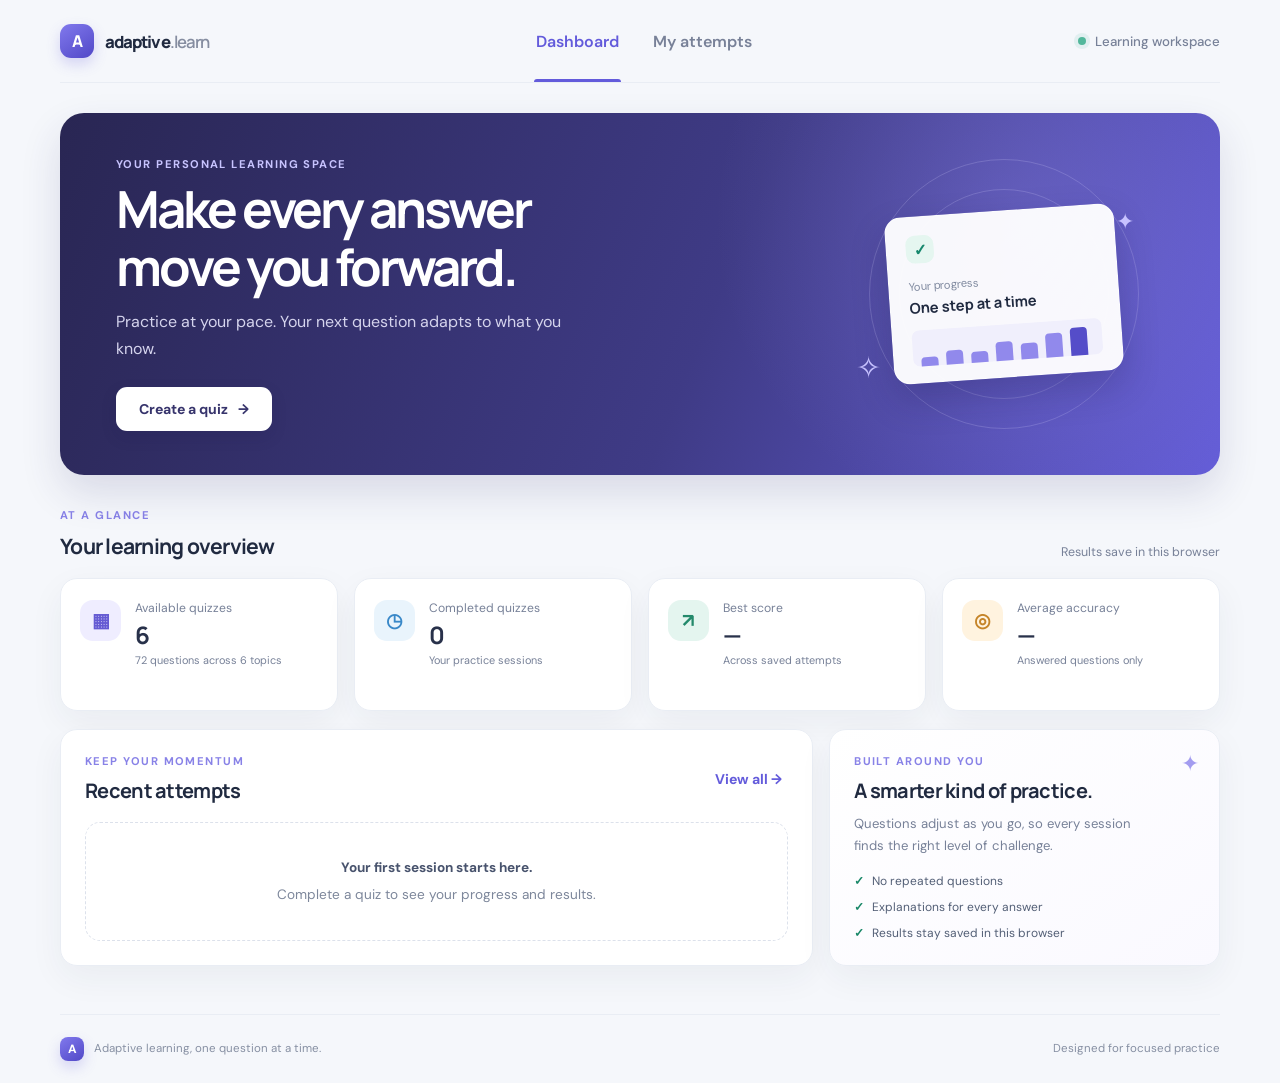
<file: adaptive-quiz/index.html>
<!doctype html>
<html lang="en">
  <head>
    <meta charset="UTF-8" />
    <meta name="viewport" content="width=device-width, initial-scale=1.0" />
    <meta
      name="description"
      content="Adaptive Quiz & Scoring Experience: personalized adaptive practice, detailed results, and answer review."
    />
    <meta name="theme-color" content="#f5f7fb" />
    <title>Adaptive Quiz &amp; Scoring Experience</title>
    <link rel="preconnect" href="https://fonts.googleapis.com" />
    <link rel="preconnect" href="https://fonts.gstatic.com" crossorigin />
    <link
      href="https://fonts.googleapis.com/css2?family=DM+Sans:wght@400;500;600;700&family=Manrope:wght@500;600;700;800&display=swap"
      rel="stylesheet"
    />
    <link rel="stylesheet" href="css/styles.css" />
  </head>
  <body>
    <div class="app-shell">
      <header class="topbar">
        <a class="brand" href="#" id="brand-home" aria-label="Adaptive Quiz dashboard">
          <span class="brand-mark" aria-hidden="true">A</span>
          <span>adaptive<span class="brand-light">.learn</span></span>
        </a>
        <nav class="main-nav" aria-label="Main navigation">
          <button class="nav-link is-current" id="nav-dashboard" type="button">Dashboard</button>
          <button class="nav-link" id="nav-history" type="button">My attempts</button>
        </nav>
        <div class="topbar-tag"><span class="status-dot"></span> Learning workspace</div>
      </header>

      <main>
        <section id="screen-dashboard" class="screen" aria-labelledby="dashboard-title">
          <div class="welcome-banner">
            <div class="welcome-copy">
              <p class="eyebrow eyebrow-light">YOUR PERSONAL LEARNING SPACE</p>
              <h1 id="dashboard-title">Make every answer<br />move you forward.</h1>
              <p>Practice at your pace. Your next question adapts to what you know.</p>
              <button id="new-quiz" class="btn btn-white" type="button">
                Create a quiz <span aria-hidden="true">→</span>
              </button>
            </div>
            <div class="welcome-art" aria-hidden="true">
              <div class="orbit orbit-one"></div>
              <div class="orbit orbit-two"></div>
              <div class="art-card">
                <span class="art-check">✓</span>
                <span class="art-card-label">Your progress</span>
                <strong>One step at a time</strong>
                <span class="art-bars"><i></i><i></i><i></i><i></i><i></i><i></i><i></i></span>
              </div>
              <span class="art-sparkle sparkle-one">✦</span>
              <span class="art-sparkle sparkle-two">✧</span>
            </div>
          </div>

          <section class="analytics-section" aria-labelledby="analytics-title">
            <div class="section-heading">
              <div>
                <p class="eyebrow">AT A GLANCE</p>
                <h2 id="analytics-title">Your learning overview</h2>
              </div>
              <span id="analytics-updated" class="muted small-copy">Saved in this browser</span>
            </div>
            <div class="metrics-grid">
              <article class="metric-card">
                <span class="metric-icon icon-violet" aria-hidden="true">▦</span>
                <div><p class="metric-label">Available quizzes</p><strong id="metric-topics">0</strong><span id="metric-topic-note" class="metric-foot">Across your learning topics</span></div>
              </article>
              <article class="metric-card">
                <span class="metric-icon icon-blue" aria-hidden="true">◷</span>
                <div><p class="metric-label">Completed quizzes</p><strong id="metric-completed">0</strong><span class="metric-foot">Your practice sessions</span></div>
              </article>
              <article class="metric-card">
                <span class="metric-icon icon-green" aria-hidden="true">↗</span>
                <div><p class="metric-label">Best score</p><strong id="metric-best">—</strong><span class="metric-foot">Across saved attempts</span></div>
              </article>
              <article class="metric-card">
                <span class="metric-icon icon-amber" aria-hidden="true">◎</span>
                <div><p class="metric-label">Average accuracy</p><strong id="metric-accuracy">—</strong><span class="metric-foot">Answered questions only</span></div>
              </article>
            </div>
          </section>

          <section class="dashboard-lower">
            <article class="content-card recent-card">
              <div class="section-heading compact-heading">
                <div><p class="eyebrow">KEEP YOUR MOMENTUM</p><h2>Recent attempts</h2></div>
                <button id="dashboard-history" class="text-button" type="button">View all <span aria-hidden="true">→</span></button>
              </div>
              <div id="recent-attempts" class="recent-list"></div>
            </article>
            <aside class="content-card focus-card">
              <span class="focus-icon" aria-hidden="true">✦</span>
              <p class="eyebrow">BUILT AROUND YOU</p>
              <h2>A smarter kind of practice.</h2>
              <p>Questions adjust as you go, so every session finds the right level of challenge.</p>
              <ul class="focus-list">
                <li><span>✓</span> No repeated questions</li>
                <li><span>✓</span> Explanations for every answer</li>
                <li><span>✓</span> Results stay saved in this browser</li>
              </ul>
            </aside>
          </section>
        </section>

        <section id="screen-setup" class="screen" hidden aria-labelledby="setup-title">
          <button id="setup-back" class="back-link" type="button"><span aria-hidden="true">←</span> Dashboard</button>
          <div class="setup-layout">
            <div class="setup-intro">
              <p class="eyebrow">A SESSION THAT FITS YOU</p>
              <h1 id="setup-title">Set your learning<br />intentions.</h1>
              <p>Choose a focus and we’ll tailor the questions to your pace and confidence.</p>
              <div class="setup-note"><span aria-hidden="true">✦</span><p>Your difficulty will adapt as you answer, while your starting level guides the first question.</p></div>
            </div>
            <form id="setup-form" class="content-card setup-form">
              <div class="form-heading"><span class="step-number">01</span><div><p class="eyebrow">QUIZ DETAILS</p><h2>Make it yours</h2></div></div>
              <label for="learner-name">Student name</label>
              <input id="learner-name" name="learnerName" type="text" maxlength="40" autocomplete="name" placeholder="e.g. Alex Morgan" required />
              <label for="subject-input">Subject</label>
              <input id="subject-input" name="subject" type="text" maxlength="60" placeholder="e.g. Computer Science" required />
              <div class="form-grid">
                <div><label for="topic-select">Topic</label><select id="topic-select" name="topic" required></select></div>
                <div><label for="difficulty-select">Starting difficulty</label><select id="difficulty-select" name="difficulty" required>
                  <option value="Easy">Easy</option><option value="Medium" selected>Medium</option><option value="Hard">Hard</option>
                </select></div>
              </div>
              <div class="form-grid">
                <div><label for="length-select">Number of questions</label><input id="length-select" name="questionCount" type="number" min="1" max="72" value="10" required /><p id="question-availability" class="field-hint" aria-live="polite"></p></div>
                <div><label for="duration-select">Time limit (minutes)</label><input id="duration-select" name="durationMinutes" type="number" min="1" max="180" value="15" required /></div>
              </div>
              <p id="setup-error" class="form-error" role="alert" hidden></p>
              <button id="start-quiz" class="btn btn-primary btn-wide" type="submit">Start my quiz <span aria-hidden="true">→</span></button>
              <p class="form-footnote"><span aria-hidden="true">◷</span> Your timer starts as soon as your first question appears.</p>
            </form>
          </div>
        </section>

        <section id="screen-quiz" class="screen" hidden aria-labelledby="question-text">
          <div class="quiz-topline">
            <button id="quit-quiz" class="back-link" type="button"><span aria-hidden="true">×</span> Exit quiz</button>
            <div class="quiz-session"><span class="status-dot"></span><span id="quiz-session-label">Practice session</span></div>
            <div id="timer" class="timer" role="timer" aria-live="off"><span aria-hidden="true">◷</span><span id="timer-value">15:00</span></div>
          </div>
          <div class="quiz-progress-row">
            <span id="progress-label">Question 1 of 10</span>
            <span id="completion-label">0 answered</span>
          </div>
          <div class="progress-track" role="progressbar" aria-label="Quiz completion" aria-valuemin="0" aria-valuemax="100" aria-valuenow="0">
            <div id="progress-fill" class="progress-fill"></div>
          </div>
          <div class="quiz-layout">
            <article class="content-card question-card">
              <div class="question-meta">
                <span id="topic-badge" class="badge badge-topic">Topic</span>
                <span id="question-index" class="question-index">01 / 10</span>
              </div>
              <h1 id="question-text" tabindex="-1">Question</h1>
              <p class="question-hint">Select an answer. You can change it before submitting the quiz.</p>
              <div id="options" class="options" role="group" aria-label="Answer options"></div>
              <div class="question-actions">
                <button id="previous-question" class="btn btn-secondary" type="button"><span aria-hidden="true">←</span> Previous</button>
                <div class="action-right">
                  <button id="next-question" class="btn btn-primary" type="button">Next question <span aria-hidden="true">→</span></button>
                  <button id="finish-quiz" class="btn btn-finish" type="button">Submit quiz</button>
                </div>
              </div>
            </article>
            <aside class="quiz-sidebar">
              <article class="content-card palette-card">
                <div class="sidebar-heading"><div><p class="eyebrow">YOUR QUIZ</p><h2>Question map</h2></div><span id="palette-count" class="count-pill">0 / 10</span></div>
                <div id="question-palette" class="question-palette" aria-label="Question navigation"></div>
                <div class="palette-legend"><span><i class="legend-current"></i>Current</span><span><i class="legend-done"></i>Answered</span><span><i class="legend-open"></i>Open</span></div>
              </article>
            </aside>
          </div>
        </section>

        <section id="screen-results" class="screen" hidden aria-labelledby="results-title">
          <div class="results-banner">
            <div><p class="eyebrow eyebrow-light">SESSION COMPLETE</p><h1 id="results-title">A moment to celebrate.</h1><p id="results-greeting">Here’s how your practice went.</p></div>
            <div class="result-score"><span>YOUR SCORE</span><strong id="result-score">0 <small>/ 0</small></strong><span id="result-percentage" class="score-percent">0% of available marks</span><span id="result-category" class="performance-pill">In progress</span><span id="result-status" class="attempt-status"></span></div>
          </div>
          <div id="result-summary" class="metrics-grid result-metrics"></div>
          <article class="content-card result-ability-card">
            <div><p class="eyebrow">ADAPTIVE PROGRESS</p><h2>Ability estimate through the quiz</h2><p class="muted small-copy">Your estimated ability updates as you answer each question.</p></div>
            <canvas id="result-ability-chart" aria-label="Ability estimate through this quiz"></canvas>
          </article>
          <div class="results-layout">
            <article class="content-card analysis-card">
              <div class="section-heading compact-heading"><div><p class="eyebrow">PERFORMANCE BREAKDOWN</p><h2>What you practiced</h2></div></div>
              <div class="analysis-columns"><section><h3>By topic</h3><div id="topic-stats" class="analysis-list"></div></section><section><h3>By difficulty</h3><div id="difficulty-stats" class="analysis-list"></div></section></div>
            </article>
            <aside class="content-card suggestions-card"><p class="eyebrow">YOUR NEXT BEST STEP</p><h2>Keep building</h2><div id="strengths-list"></div><div id="weaknesses-list"></div><div id="suggestions-list"></div></aside>
          </div>
          <div class="results-actions">
            <button id="review-answers" class="btn btn-primary" type="button">Review answers <span aria-hidden="true">→</span></button>
            <button id="retry-quiz" class="btn btn-secondary" type="button">Retry this quiz</button>
            <button id="new-quiz-from-results" class="btn btn-secondary" type="button">New quiz</button>
            <button id="results-to-dashboard" class="btn btn-text" type="button">Return to dashboard</button>
          </div>
        </section>

        <section id="screen-review" class="screen" hidden aria-labelledby="review-title">
          <button id="review-back" class="back-link" type="button"><span aria-hidden="true">←</span> Back to results</button>
          <div class="section-heading review-heading"><div><p class="eyebrow">LEARN FROM EVERY QUESTION</p><h1 id="review-title">Answer review</h1><p id="review-subtitle" class="muted">See what you answered and why.</p></div><span id="review-total" class="count-pill">0 questions</span></div>
          <div id="review-list" class="review-list"></div>
          <div class="results-actions review-actions">
            <button id="review-retry" class="btn btn-primary" type="button">Retry this quiz</button>
            <button id="review-new-quiz" class="btn btn-secondary" type="button">New quiz</button>
            <button id="review-dashboard" class="btn btn-text" type="button">Return to dashboard</button>
          </div>
        </section>

        <section id="screen-history" class="screen" hidden aria-labelledby="history-title">
          <div class="section-heading history-heading"><div><p class="eyebrow">YOUR LEARNING JOURNEY</p><h1 id="history-title">My attempts</h1><p class="muted">Your completed quizzes and performance analytics, saved in this browser.</p></div><button id="clear-history" class="btn btn-secondary" type="button">Clear history</button></div>
          <section class="history-analytics" aria-labelledby="history-analytics-title">
            <div class="section-heading compact-heading"><div><p class="eyebrow">YOUR PROGRESS</p><h2 id="history-analytics-title">Performance analytics</h2></div></div>
            <div id="history-metrics" class="metrics-grid history-metrics"></div>
            <div class="history-analysis-grid">
              <article class="content-card history-chart-card">
                <h3>Score progress</h3>
                <p class="muted small-copy">Your latest quiz scores over time</p>
                <canvas id="history-progress-chart" aria-label="Score progress across your latest quizzes"></canvas>
              </article>
              <article class="content-card history-topic-card">
                <h3>Topic-wise performance</h3>
                <div id="history-topic-stats" class="analysis-list"></div>
              </article>
            </div>
          </section>
          <div id="history-list" class="history-list"></div>
          <button id="history-dashboard" class="back-link" type="button"><span aria-hidden="true">←</span> Dashboard</button>
        </section>
      </main>

      <footer class="app-footer"><span class="brand-mark brand-mark-small" aria-hidden="true">A</span><span>Adaptive learning, one question at a time.</span><span>Designed for focused practice</span></footer>
      <div id="app-announcement" class="sr-only" role="status" aria-live="polite"></div>
    </div>
    <script src="js/questions.js"></script>
    <script src="js/adaptive.js"></script>
    <script src="js/storage.js"></script>
    <script src="js/chart.js"></script>
    <script src="js/app.js"></script>
  </body>
</html>
</file>
<file: adaptive-quiz/css/styles.css>
:root {
  color-scheme: light;
  --ink: #202a40;
  --muted: #778198;
  --paper: #f5f7fb;
  --panel: #fff;
  --line: #e9edf4;
  --accent: #635bdb;
  --accent-dark: #5148c7;
  --navy: #272553;
  --teal: #3e9c91;
  --good: #188767;
  --bad: #d65c64;
  --amber: #df9e3d;
  --shadow: 0 12px 34px rgba(36, 47, 79, 0.055);
}

* {
  box-sizing: border-box;
}

html {
  min-width: 320px;
  min-height: 100%;
  scroll-behavior: smooth;
}

body {
  margin: 0;
  min-height: 100vh;
  color: var(--ink);
  background: var(--paper);
  font-family: "DM Sans", "Segoe UI", sans-serif;
  -webkit-font-smoothing: antialiased;
}

button,
input,
select {
  color: inherit;
  font: inherit;
}

button {
  -webkit-tap-highlight-color: transparent;
}

h1,
h2,
h3,
p {
  margin: 0;
}

h1,
h2,
h3,
.brand,
.metric-card strong {
  font-family: Manrope, "Segoe UI", sans-serif;
  letter-spacing: -0.035em;
}

.app-shell {
  width: min(1160px, 100% - 56px);
  margin: 0 auto;
}

.topbar {
  min-height: 82px;
  display: flex;
  align-items: center;
  justify-content: space-between;
  gap: 28px;
  border-bottom: 1px solid #e9edf4;
}

.brand {
  display: inline-flex;
  align-items: center;
  gap: 11px;
  color: var(--ink);
  text-decoration: none;
  font-size: 1.05rem;
  font-weight: 800;
  letter-spacing: -0.055em;
}

.brand-mark {
  width: 34px;
  height: 34px;
  display: grid;
  place-items: center;
  border-radius: 11px;
  color: #fff;
  background: linear-gradient(145deg, #8179ed, #5148c7);
  font-size: 1.02rem;
  font-weight: 800;
  letter-spacing: -0.06em;
  box-shadow: 0 6px 14px rgba(99, 91, 219, 0.23);
}

.brand-light {
  color: #858da0;
  font-weight: 600;
}

.main-nav {
  display: flex;
  align-items: center;
  gap: 30px;
  height: 100%;
}

.nav-link {
  position: relative;
  height: 82px;
  padding: 0 2px;
  border: 0;
  color: #788198;
  background: transparent;
  cursor: pointer;
  font-weight: 600;
}

.nav-link:hover,
.nav-link.is-current {
  color: var(--accent);
}

.nav-link.is-current::after {
  position: absolute;
  right: 0;
  bottom: 0;
  left: 0;
  height: 3px;
  border-radius: 3px 3px 0 0;
  background: var(--accent);
  content: "";
}

.topbar-tag,
.quiz-session {
  display: inline-flex;
  align-items: center;
  gap: 9px;
  color: var(--muted);
  font-size: 0.83rem;
  font-weight: 500;
}

.status-dot {
  width: 8px;
  height: 8px;
  border-radius: 50%;
  background: #52b79b;
  box-shadow: 0 0 0 4px rgba(82, 183, 155, 0.12);
}

main {
  min-height: calc(100vh - 154px);
  padding: 30px 0 48px;
}

.screen[hidden] {
  display: none !important;
}

.screen:not([hidden]) {
  animation: screen-in 0.38s ease both;
}

.welcome-banner,
.results-banner {
  position: relative;
  min-height: 310px;
  overflow: hidden;
  display: flex;
  align-items: center;
  justify-content: space-between;
  gap: 40px;
  padding: 44px 56px;
  border-radius: 24px;
  color: #fff;
  background: linear-gradient(112deg, #292653 0%, #3f3b86 56%, #655ed8 100%);
  box-shadow: 0 18px 40px rgba(46, 43, 109, 0.14);
}

.welcome-banner::before,
.results-banner::before {
  position: absolute;
  inset: 0;
  background: radial-gradient(circle at 83% 30%, rgba(178, 170, 255, 0.2), transparent 31%);
  content: "";
  pointer-events: none;
}

.welcome-copy,
.results-banner > div:first-child {
  position: relative;
  z-index: 1;
  max-width: 560px;
}

.eyebrow {
  margin-bottom: 9px;
  color: #8882e7;
  font-size: 0.7rem;
  font-weight: 700;
  letter-spacing: 0.13em;
}

.eyebrow-light {
  color: #c8c4ff;
}

.welcome-copy h1,
.results-banner h1 {
  margin-bottom: 12px;
  font-size: clamp(2.1rem, 4.1vw, 3.2rem);
  line-height: 1.13;
  letter-spacing: -0.06em;
}

.welcome-copy > p:not(.eyebrow),
.results-banner > div:first-child > p:last-child {
  max-width: 470px;
  margin-bottom: 25px;
  color: #d5d4ed;
  font-size: 1rem;
  line-height: 1.7;
}

.btn {
  min-height: 44px;
  display: inline-flex;
  align-items: center;
  justify-content: center;
  gap: 10px;
  padding: 0 18px;
  border: 1px solid transparent;
  border-radius: 11px;
  cursor: pointer;
  font-size: 0.88rem;
  font-weight: 700;
  text-decoration: none;
  transition: transform 0.16s ease, box-shadow 0.16s ease, background-color 0.16s ease, border-color 0.16s ease;
}

.btn:hover:not(:disabled) {
  transform: translateY(-1px);
}

.btn:focus-visible,
.nav-link:focus-visible,
.text-button:focus-visible,
.back-link:focus-visible,
.palette-button:focus-visible,
.option:focus-visible,
.history-review:focus-visible {
  outline: 3px solid rgba(99, 91, 219, 0.4);
  outline-offset: 3px;
}

.btn:disabled {
  cursor: not-allowed;
  opacity: 0.5;
}

.btn-white {
  min-width: 156px;
  color: #37346c;
  background: #fff;
  box-shadow: 0 6px 16px rgba(23, 20, 73, 0.13);
}

.btn-white:hover {
  background: #f5f4ff;
}

.btn-primary {
  color: #fff;
  background: var(--accent);
  box-shadow: 0 5px 13px rgba(99, 91, 219, 0.16);
}

.btn-primary:hover:not(:disabled) {
  background: var(--accent-dark);
  box-shadow: 0 7px 17px rgba(99, 91, 219, 0.24);
}

.btn-secondary {
  color: #4c5870;
  border-color: #e5e9f1;
  background: #fff;
}

.btn-secondary:hover:not(:disabled) {
  border-color: #c8c9f1;
  background: #fafaff;
}

.btn-finish {
  color: #fff;
  background: #292653;
}

.btn-text,
.back-link,
.text-button {
  border: 0;
  color: var(--accent);
  background: transparent;
  cursor: pointer;
  font-size: 0.88rem;
  font-weight: 700;
}

.back-link {
  display: inline-flex;
  align-items: center;
  gap: 8px;
  margin: 0 0 25px;
  padding: 8px 0;
  color: #66718a;
}

.back-link:hover,
.text-button:hover,
.btn-text:hover {
  color: var(--accent-dark);
}

.welcome-art {
  position: relative;
  width: 320px;
  height: 230px;
  flex: 0 0 320px;
}

.orbit {
  position: absolute;
  top: 50%;
  left: 50%;
  border: 1px solid rgba(219, 215, 255, 0.2);
  border-radius: 50%;
  transform: translate(-50%, -50%);
}

.orbit-one {
  width: 210px;
  height: 210px;
}

.orbit-two {
  width: 270px;
  height: 270px;
}

.art-card {
  position: absolute;
  top: 50%;
  left: 50%;
  width: 230px;
  padding: 18px 19px 16px;
  border: 1px solid rgba(255, 255, 255, 0.45);
  border-radius: 16px;
  color: var(--ink);
  background: rgba(255, 255, 255, 0.96);
  box-shadow: 0 16px 36px rgba(24, 21, 70, 0.24);
  transform: translate(-50%, -50%) rotate(-4deg);
}

.art-check {
  width: 28px;
  height: 28px;
  display: grid;
  place-items: center;
  margin-bottom: 16px;
  border-radius: 9px;
  color: #16876c;
  background: #e5f6f0;
  font-weight: 800;
}

.art-card-label,
.art-card strong {
  display: block;
}

.art-card-label {
  margin-bottom: 4px;
  color: #818ba0;
  font-size: 0.7rem;
}

.art-card strong {
  font-family: Manrope, sans-serif;
  font-size: 0.92rem;
}

.art-bars {
  height: 36px;
  display: flex;
  align-items: flex-end;
  gap: 8px;
  margin-top: 13px;
  padding: 7px 8px 0;
  border-radius: 7px;
  background: #f0effc;
}

.art-bars i {
  width: 17px;
  border-radius: 4px 4px 0 0;
  background: #9189ec;
}

.art-bars i:nth-child(1) { height: 9px; }
.art-bars i:nth-child(2) { height: 14px; }
.art-bars i:nth-child(3) { height: 11px; }
.art-bars i:nth-child(4) { height: 19px; }
.art-bars i:nth-child(5) { height: 16px; }
.art-bars i:nth-child(6) { height: 24px; }
.art-bars i:nth-child(7) { height: 28px; background: #554dc9; }

.art-sparkle {
  position: absolute;
  color: #c7c2ff;
  font-size: 1.4rem;
}

.sparkle-one { top: 28px; right: 30px; }
.sparkle-two { bottom: 22px; left: 12px; font-size: 1.9rem; }

.analytics-section {
  margin-top: 33px;
}

.section-heading,
.sidebar-heading {
  display: flex;
  align-items: flex-end;
  justify-content: space-between;
  gap: 16px;
}

.section-heading h2,
.sidebar-heading h2 {
  font-size: 1.32rem;
}

.muted,
.small-copy {
  color: var(--muted);
}

.small-copy {
  font-size: 0.78rem;
}

.metrics-grid {
  display: grid;
  grid-template-columns: repeat(4, minmax(0, 1fr));
  gap: 16px;
  margin-top: 18px;
}

.metric-card,
.content-card {
  border: 1px solid #e9edf4;
  border-radius: 17px;
  background: var(--panel);
  box-shadow: var(--shadow);
}

.metric-card {
  min-height: 133px;
  display: flex;
  align-items: flex-start;
  gap: 14px;
  padding: 21px 19px;
}

.metric-icon {
  width: 41px;
  height: 41px;
  flex: 0 0 41px;
  display: grid;
  place-items: center;
  border-radius: 13px;
  font-size: 1.2rem;
  font-weight: 700;
}

.icon-violet { color: #655bd3; background: #efedff; }
.icon-blue { color: #3988c8; background: #e9f4fc; }
.icon-green { color: #23896b; background: #e4f5ef; }
.icon-amber { color: #c58428; background: #fff3df; }

.metric-label,
.metric-foot {
  display: block;
  color: var(--muted);
  font-size: 0.76rem;
  line-height: 1.4;
}

.metric-card strong {
  display: block;
  margin: 4px 0 3px;
  color: #28314a;
  font-size: 1.5rem;
  line-height: 1.2;
}

.metric-foot {
  font-size: 0.68rem;
}

.dashboard-lower {
  display: grid;
  grid-template-columns: 1.58fr 0.82fr;
  gap: 16px;
  margin-top: 18px;
}

.content-card {
  padding: 24px;
}

.recent-card,
.focus-card {
  min-height: 225px;
}

.compact-heading {
  align-items: center;
}

.compact-heading h2 {
  font-size: 1.25rem;
}

.recent-list {
  margin-top: 18px;
}

.recent-row,
.history-card {
  display: flex;
  align-items: center;
  justify-content: space-between;
  gap: 16px;
  padding: 13px 0;
  border-top: 1px solid #eff1f6;
}

.recent-row:first-child {
  border-top: 0;
}

.recent-title,
.history-title {
  margin-bottom: 4px;
  font-size: 0.87rem;
  font-weight: 700;
}

.recent-meta,
.history-meta {
  color: var(--muted);
  font-size: 0.75rem;
}

.recent-score {
  white-space: nowrap;
  color: #35305f;
  font-size: 0.86rem;
  font-weight: 700;
}

.recent-result-actions {
  display: flex;
  flex: 0 0 auto;
  align-items: center;
  gap: 12px;
}

.field-hint {
  margin-top: 7px;
  color: #8790a3;
  font-size: 0.68rem;
  line-height: 1.5;
}

.focus-card {
  position: relative;
  overflow: hidden;
  background: linear-gradient(145deg, #fff 0%, #faf9ff 100%);
}

.focus-icon {
  position: absolute;
  top: 19px;
  right: 20px;
  color: #a39cf0;
  font-size: 1.4rem;
}

.focus-card h2,
.suggestions-card h2 {
  max-width: 250px;
  margin-bottom: 9px;
  font-size: 1.25rem;
}

.focus-card > p:not(.eyebrow) {
  max-width: 310px;
  color: var(--muted);
  font-size: 0.82rem;
  line-height: 1.65;
}

.focus-list {
  display: grid;
  gap: 10px;
  margin: 17px 0 0;
  padding: 0;
  list-style: none;
  color: #535f76;
  font-size: 0.75rem;
}

.focus-list li {
  display: flex;
  align-items: center;
  gap: 8px;
}

.focus-list li span {
  color: var(--good);
  font-weight: 700;
}

.setup-layout {
  min-height: 570px;
  display: grid;
  grid-template-columns: 0.85fr 1.15fr;
  align-items: start;
  gap: clamp(35px, 7vw, 94px);
  padding: 28px 5.5% 35px;
}

.setup-intro {
  padding-top: 54px;
}

.setup-intro h1 {
  margin-bottom: 14px;
  color: var(--navy);
  font-size: clamp(2.3rem, 4vw, 3.2rem);
  line-height: 1.14;
}

.setup-intro > p:not(.eyebrow) {
  max-width: 360px;
  color: var(--muted);
  line-height: 1.75;
}

.setup-note {
  display: flex;
  gap: 13px;
  margin-top: 36px;
  padding: 17px;
  border: 1px solid #e6e3ff;
  border-radius: 14px;
  color: #5b55bb;
  background: #f2f1ff;
}

.setup-note > span {
  font-size: 1.1rem;
}

.setup-note p {
  color: #686c86;
  font-size: 0.8rem;
  line-height: 1.6;
}

.setup-form {
  padding: 28px;
}

.form-heading {
  display: flex;
  align-items: center;
  gap: 13px;
  margin-bottom: 23px;
}

.step-number {
  width: 42px;
  height: 42px;
  display: grid;
  place-items: center;
  border-radius: 13px;
  color: var(--accent);
  background: #efedff;
  font-size: 0.83rem;
  font-weight: 800;
}

.form-heading .eyebrow {
  margin-bottom: 3px;
}

.form-heading h2 {
  font-size: 1.24rem;
}

.setup-form label {
  display: block;
  margin: 15px 0 7px;
  color: #414c64;
  font-size: 0.8rem;
  font-weight: 700;
}

.setup-form input,
.setup-form select {
  width: 100%;
  min-height: 45px;
  padding: 0 12px;
  border: 1px solid #e1e6ef;
  border-radius: 10px;
  outline: none;
  background: #fff;
  font-size: 0.83rem;
  transition: border-color 0.16s ease, box-shadow 0.16s ease;
}

.setup-form input:focus,
.setup-form select:focus {
  border-color: #9690ed;
  box-shadow: 0 0 0 3px rgba(99, 91, 219, 0.1);
}

.setup-form input::placeholder {
  color: #a3aabb;
}

.form-grid {
  display: grid;
  grid-template-columns: 1fr 1fr;
  gap: 14px;
}

.btn-wide {
  width: 100%;
  margin-top: 10px;
}

.form-footnote {
  margin-top: 13px;
  color: #8790a3;
  text-align: center;
  font-size: 0.72rem;
}

.form-error {
  margin-top: 12px;
  color: #b13d4e;
  font-size: 0.8rem;
}

.quiz-topline {
  display: flex;
  align-items: center;
  justify-content: space-between;
  gap: 16px;
  margin-bottom: 9px;
}

.quiz-topline .back-link {
  margin: 0;
}

.quiz-session {
  font-size: 0.78rem;
}

.timer {
  min-width: 95px;
  display: inline-flex;
  align-items: center;
  justify-content: center;
  gap: 8px;
  padding: 9px 13px;
  border: 1px solid #e6e8f1;
  border-radius: 11px;
  color: #444e67;
  background: #fff;
  font-variant-numeric: tabular-nums;
  font-size: 0.88rem;
  font-weight: 700;
}

.timer.is-low {
  border-color: #ffd5d4;
  color: #c43f4d;
  background: #fff3f2;
  animation: timer-pulse 1.25s ease-in-out infinite;
}

.quiz-progress-row {
  display: flex;
  justify-content: space-between;
  gap: 12px;
  margin: 8px 1px 9px;
  color: #657089;
  font-size: 0.76rem;
  font-weight: 600;
}

.progress-track {
  height: 7px;
  overflow: hidden;
  border-radius: 99px;
  background: #e8eaf2;
}

.progress-fill {
  width: 0;
  height: 100%;
  border-radius: inherit;
  background: linear-gradient(90deg, #7169e4, #9b92f0);
  transition: width 0.35s ease;
}

.quiz-layout {
  display: grid;
  grid-template-columns: minmax(0, 1.7fr) minmax(270px, 0.8fr);
  align-items: start;
  gap: 17px;
  margin-top: 19px;
}

.question-card {
  min-height: 487px;
  display: flex;
  flex-direction: column;
  padding: clamp(24px, 3.5vw, 38px);
}

.question-meta {
  display: flex;
  align-items: center;
  gap: 9px;
}

.badge {
  display: inline-flex;
  align-items: center;
  min-height: 27px;
  padding: 4px 10px;
  border-radius: 99px;
  color: #59647b;
  background: #f0f2f7;
  font-size: 0.7rem;
  font-weight: 700;
}

.badge-topic {
  color: #377d74;
  background: #e7f5f1;
}

.badge[data-level="Easy"] { color: #188767; background: #e5f6f0; }
.badge[data-level="Medium"] { color: #bd7921; background: #fff2df; }
.badge[data-level="Hard"] { color: #c64d59; background: #fff0ef; }

.question-index {
  margin-left: auto;
  color: #959db0;
  font-size: 0.72rem;
  font-variant-numeric: tabular-nums;
  font-weight: 700;
}

.question-card h1 {
  max-width: 700px;
  margin: 30px 0 8px;
  color: #282e47;
  font-size: clamp(1.4rem, 2.6vw, 2rem);
  line-height: 1.38;
}

.question-hint {
  color: #8a93a6;
  font-size: 0.8rem;
}

.options {
  display: grid;
  gap: 10px;
  margin: 23px 0 16px;
}

.option {
  width: 100%;
  min-height: 56px;
  display: flex;
  align-items: center;
  gap: 13px;
  padding: 9px 14px;
  border: 1px solid #e7eaf1;
  border-radius: 12px;
  background: #fff;
  cursor: pointer;
  text-align: left;
  font-size: 0.84rem;
  line-height: 1.45;
  transition: border-color 0.15s ease, background 0.15s ease, transform 0.15s ease, box-shadow 0.15s ease;
}

.option:hover:not(:disabled) {
  transform: translateY(-1px);
  border-color: #bbb7f1;
  box-shadow: 0 5px 13px rgba(53, 49, 116, 0.055);
}

.option.is-selected {
  border-color: #817be1;
  background: #f7f6ff;
  box-shadow: 0 0 0 2px rgba(99, 91, 219, 0.08);
}

.option-key {
  width: 29px;
  height: 29px;
  flex: 0 0 29px;
  display: grid;
  place-items: center;
  border-radius: 9px;
  color: #777f94;
  background: #f0f2f7;
  font-size: 0.74rem;
  font-weight: 700;
}

.option.is-selected .option-key {
  color: var(--accent);
  background: #e9e7ff;
}

.question-actions {
  display: flex;
  align-items: center;
  justify-content: space-between;
  gap: 12px;
  margin-top: auto;
  padding-top: 18px;
}

.action-right {
  display: flex;
  flex-wrap: wrap;
  justify-content: flex-end;
  gap: 9px;
}

.quiz-sidebar {
  display: grid;
  gap: 16px;
}

.palette-card {
  padding: 20px;
}

.sidebar-heading {
  align-items: center;
  margin-bottom: 16px;
}

.sidebar-heading .eyebrow {
  margin-bottom: 4px;
  font-size: 0.65rem;
}

.sidebar-heading h2 {
  font-size: 1rem;
}

.count-pill {
  min-height: 29px;
  display: inline-grid;
  place-items: center;
  padding: 0 10px;
  border-radius: 99px;
  color: #655bd3;
  background: #efedff;
  font-size: 0.69rem;
  font-weight: 700;
}

.question-palette {
  display: grid;
  grid-template-columns: repeat(5, minmax(30px, 1fr));
  gap: 8px;
}

.palette-button {
  aspect-ratio: 1;
  min-width: 30px;
  display: grid;
  place-items: center;
  border: 1px solid #e7eaf1;
  border-radius: 9px;
  color: #727c91;
  background: #fff;
  cursor: pointer;
  font-size: 0.75rem;
  font-weight: 700;
  transition: background 0.15s ease, color 0.15s ease, border-color 0.15s ease;
}

.palette-button:hover:not(:disabled) {
  border-color: #bcb7ee;
}

.palette-button.is-current {
  border-color: var(--accent);
  color: #fff;
  background: var(--accent);
}

.palette-button.is-answered {
  border-color: #d9d6fb;
  color: #5e57bd;
  background: #f1f0ff;
}

.palette-button.is-current.is-answered {
  border-color: var(--accent);
  color: #fff;
  background: var(--accent);
}

.palette-button:disabled:not(.is-current) {
  cursor: default;
  opacity: 0.56;
}

.palette-legend {
  display: flex;
  flex-wrap: wrap;
  gap: 12px;
  margin-top: 15px;
  color: #8991a3;
  font-size: 0.64rem;
}

.palette-legend span {
  display: inline-flex;
  align-items: center;
  gap: 6px;
}

.palette-legend i {
  width: 9px;
  height: 9px;
  display: inline-block;
  border-radius: 3px;
}

.legend-current { background: var(--accent); }
.legend-done { background: #d9d6fb; }
.legend-open { border: 1px solid #e7eaf1; background: #fff; }

.results-banner {
  min-height: 220px;
  padding: 33px 42px;
}

.results-banner h1 {
  font-size: clamp(1.8rem, 3.5vw, 2.55rem);
}

.results-banner > div:first-child > p:last-child {
  margin-bottom: 0;
}

.result-score {
  position: relative;
  z-index: 1;
  min-width: 190px;
  display: flex;
  flex-direction: column;
  align-items: flex-end;
}

.result-score > span:first-child {
  color: #c5c2eb;
  font-size: 0.68rem;
  font-weight: 700;
  letter-spacing: 0.12em;
}

.result-score > strong {
  margin: 2px 0 7px;
  font-family: Manrope, sans-serif;
  font-size: 2.55rem;
  letter-spacing: -0.06em;
  font-variant-numeric: tabular-nums;
}

.result-score small {
  color: #c5c2eb;
  font-size: 1rem;
  font-weight: 500;
}

.score-percent {
  margin-bottom: 8px;
  color: #d8d6f1;
  font-size: 0.71rem;
  font-weight: 600;
}

.performance-pill {
  padding: 6px 11px;
  border-radius: 99px;
  color: #e1fff4 !important;
  background: rgba(119, 216, 183, 0.18);
  font-size: 0.7rem !important;
  letter-spacing: 0 !important;
}

.attempt-status {
  margin-top: 7px;
  padding: 6px 11px;
  border: 1px solid rgba(255, 255, 255, 0.26);
  border-radius: 99px;
  color: #f0efff;
  font-size: 0.7rem;
  font-weight: 700;
}

.attempt-status[data-status="incomplete"] {
  color: #fff0cf;
  background: rgba(223, 158, 61, 0.18);
}

.attempt-status[data-status="timed_out"] {
  color: #ffe3e3;
  background: rgba(214, 92, 100, 0.2);
}

.result-ability-card {
  display: grid;
  grid-template-columns: minmax(190px, 0.7fr) minmax(0, 1.3fr);
  align-items: center;
  gap: 20px;
  padding: 22px 25px;
}

.result-ability-card h2 {
  margin: 4px 0 6px;
  font-size: 1.08rem;
}

.result-ability-card canvas {
  width: 100%;
  height: 190px;
}

.result-metrics {
  margin: 17px 0;
}

.result-metrics .metric-card {
  min-height: 116px;
  padding: 17px;
}

.result-metrics .metric-card strong {
  font-size: 1.34rem;
}

.results-layout {
  display: grid;
  grid-template-columns: minmax(0, 1.6fr) minmax(250px, 0.8fr);
  align-items: start;
  gap: 16px;
}

.analysis-card,
.suggestions-card {
  padding: 24px;
}

.analysis-columns {
  display: grid;
  grid-template-columns: 1fr 1fr;
  gap: 25px;
  margin-top: 23px;
}

.analysis-columns h3 {
  margin-bottom: 14px;
  color: #5b657c;
  font-size: 0.82rem;
}

.analysis-list {
  display: grid;
  gap: 16px;
}

.analysis-row-top {
  display: flex;
  justify-content: space-between;
  gap: 8px;
  margin-bottom: 7px;
  color: #59647c;
  font-size: 0.74rem;
}

.analysis-row-top strong {
  color: #323c55;
}

.mini-track {
  height: 7px;
  overflow: hidden;
  border-radius: 99px;
  background: #edf0f6;
}

.mini-fill {
  height: 100%;
  border-radius: inherit;
  background: linear-gradient(90deg, #7169e4, #a29cf3);
}

.analysis-empty {
  color: #9199aa;
  font-size: 0.75rem;
}

.suggestions-card .eyebrow {
  margin-bottom: 7px;
}

.suggestions-card h2 {
  margin-bottom: 17px;
}

.insight-block + .insight-block {
  margin-top: 17px;
  padding-top: 16px;
  border-top: 1px solid #eef0f5;
}

.insight-block h3 {
  margin-bottom: 9px;
  color: #606c83;
  font-size: 0.73rem;
}

.insight-block ul {
  display: grid;
  gap: 8px;
  margin: 0;
  padding-left: 17px;
  color: #788299;
  font-size: 0.72rem;
  line-height: 1.5;
}

.results-actions {
  display: flex;
  flex-wrap: wrap;
  align-items: center;
  gap: 10px;
  margin-top: 19px;
}

.review-heading {
  align-items: center;
  margin: 4px 0 22px;
}

.review-heading h1,
.history-heading h1 {
  margin-bottom: 5px;
  color: var(--navy);
  font-size: clamp(1.9rem, 3.8vw, 2.7rem);
}

.review-heading .muted,
.history-heading .muted {
  font-size: 0.85rem;
}

.review-list {
  display: grid;
  gap: 13px;
}

.review-card {
  padding: 21px 23px;
  border: 1px solid #e9edf4;
  border-left: 4px solid #e3b25d;
  border-radius: 15px;
  background: #fff;
  box-shadow: var(--shadow);
}

.review-card.is-correct {
  border-left-color: #58ad91;
}

.review-card.is-wrong {
  border-left-color: #e37f81;
}

.review-card.is-unanswered {
  border-left-color: #c3c8d4;
}

.review-card header {
  display: flex;
  align-items: center;
  gap: 9px;
  margin-bottom: 13px;
}

.review-number {
  color: #747e94;
  font-size: 0.75rem;
  font-weight: 700;
}

.review-question {
  margin-bottom: 13px;
  color: #303b54;
  font-size: 0.94rem;
  font-weight: 700;
  line-height: 1.55;
}

.review-answer {
  margin-top: 6px;
  color: #6d778d;
  font-size: 0.78rem;
  line-height: 1.55;
}

.review-answer strong {
  color: #414d65;
}

.review-answer.is-missing {
  color: #a77b39;
}

.review-explanation {
  margin-top: 13px;
  padding: 12px 13px;
  border-radius: 10px;
  color: #67738b;
  background: #f6f7fb;
  font-size: 0.77rem;
  line-height: 1.6;
}

.history-heading {
  align-items: center;
  margin: 12px 0 25px;
}

.history-list {
  display: grid;
  gap: 11px;
  margin-bottom: 24px;
}

.history-analytics {
  margin-bottom: 25px;
}

.history-analytics > .section-heading {
  margin-bottom: 15px;
}

.history-metrics {
  margin-bottom: 15px;
}

.history-analysis-grid {
  display: grid;
  grid-template-columns: minmax(0, 1.15fr) minmax(280px, 0.85fr);
  gap: 15px;
}

.history-chart-card,
.history-topic-card {
  min-width: 0;
  padding: 21px;
}

.history-chart-card h3,
.history-topic-card h3 {
  margin-bottom: 5px;
  color: #414c64;
  font-size: 0.88rem;
}

.history-chart-card canvas {
  display: block;
  width: 100%;
  height: 190px;
  margin-top: 12px;
}

.history-topic-card .analysis-list {
  margin-top: 15px;
}

.history-card {
  padding: 18px 20px;
  border: 1px solid #e9edf4;
  border-radius: 14px;
  background: #fff;
  box-shadow: var(--shadow);
}

.history-card > div:first-child {
  min-width: 0;
}

.history-card-right {
  display: flex;
  align-items: center;
  gap: 18px;
}

.history-score {
  color: #3d396f;
  font-size: 0.85rem;
  font-weight: 700;
  white-space: nowrap;
}

.history-review {
  padding: 8px 12px;
  border: 1px solid #e2e1f6;
  border-radius: 9px;
  color: var(--accent);
  background: #f8f7ff;
  cursor: pointer;
  font-size: 0.73rem;
  font-weight: 700;
}

.empty-state {
  padding: 34px 22px;
  border: 1px dashed #dce1eb;
  border-radius: 15px;
  color: #7d879b;
  background: rgba(255, 255, 255, 0.66);
  text-align: center;
  font-size: 0.85rem;
  line-height: 1.6;
}

.empty-state strong {
  display: block;
  margin-bottom: 5px;
  color: #48536d;
}

.app-footer {
  min-height: 68px;
  display: flex;
  align-items: center;
  gap: 10px;
  border-top: 1px solid #e9edf4;
  color: #8790a3;
  font-size: 0.72rem;
}

.app-footer > span:last-child {
  margin-left: auto;
}

.brand-mark-small {
  width: 24px;
  height: 24px;
  border-radius: 8px;
  font-size: 0.75rem;
}

.sr-only {
  position: absolute;
  width: 1px;
  height: 1px;
  overflow: hidden;
  clip: rect(0, 0, 0, 0);
  white-space: nowrap;
  clip-path: inset(50%);
}

@keyframes screen-in {
  from { opacity: 0; transform: translateY(6px); }
  to { opacity: 1; transform: translateY(0); }
}

@keyframes timer-pulse {
  50% { box-shadow: 0 0 0 4px rgba(214, 92, 100, 0.1); }
}

@media (max-width: 900px) {
  .app-shell { width: min(100% - 40px, 760px); }
  .welcome-banner { padding: 38px 38px; }
  .welcome-art { width: 260px; flex-basis: 260px; }
  .orbit-two { width: 230px; height: 230px; }
  .orbit-one { width: 180px; height: 180px; }
  .art-card { width: 205px; }
  .metrics-grid { grid-template-columns: repeat(2, minmax(0, 1fr)); }
  .dashboard-lower { grid-template-columns: 1fr; }
  .quiz-layout { grid-template-columns: minmax(0, 1.4fr) minmax(250px, 0.8fr); }
  .quiz-sidebar { gap: 12px; }
  .palette-card { padding: 17px; }
  .question-palette { gap: 6px; }
  .results-layout { grid-template-columns: minmax(0, 1.35fr) minmax(230px, 0.8fr); }
  .history-analysis-grid { grid-template-columns: 1fr; }
  .result-ability-card { grid-template-columns: 1fr; gap: 10px; }
}

@media (max-width: 680px) {
  .app-shell { width: min(100% - 30px, 540px); }
  .topbar { min-height: 70px; gap: 12px; }
  .main-nav { gap: 16px; }
  .nav-link { height: 70px; font-size: 0.79rem; }
  .topbar-tag { display: none; }
  main { padding: 20px 0 34px; }
  .welcome-banner { min-height: 0; padding: 31px 25px; }
  .welcome-copy h1 { font-size: 2.25rem; }
  .welcome-copy > p:not(.eyebrow) { max-width: 360px; font-size: 0.88rem; }
  .welcome-art { display: none; }
  .section-heading { align-items: flex-start; }
  .metrics-grid { gap: 10px; }
  .metric-card { min-height: 116px; gap: 10px; padding: 15px 12px; }
  .metric-icon { width: 34px; height: 34px; flex-basis: 34px; border-radius: 11px; font-size: 1rem; }
  .metric-label { font-size: 0.69rem; }
  .metric-card strong { font-size: 1.3rem; }
  .metric-foot { font-size: 0.61rem; }
  .content-card { padding: 19px; }
  .setup-layout { display: flex; flex-direction: column; gap: 22px; padding: 5px 0 18px; }
  .setup-intro { padding-top: 7px; }
  .setup-intro h1 { font-size: 2.35rem; }
  .setup-note { margin-top: 17px; }
  .setup-form { width: 100%; padding: 21px; }
  .quiz-topline { gap: 7px; }
  .quiz-session { display: none; }
  .quiz-layout { grid-template-columns: 1fr; }
  .question-card { min-height: 0; padding: 22px 18px 18px; }
  .question-card h1 { margin-top: 23px; font-size: 1.42rem; }
  .question-actions { align-items: stretch; }
  .question-actions > .btn,
  .action-right > .btn { min-height: 42px; padding: 0 12px; font-size: 0.76rem; }
  .action-right { gap: 6px; }
  .action-right > .btn { gap: 5px; }
  .quiz-sidebar { grid-template-columns: 1fr; }
  .question-palette { grid-template-columns: repeat(8, minmax(30px, 1fr)); }
  .results-banner { min-height: 0; align-items: flex-start; padding: 26px 24px; }
  .results-banner h1 { font-size: 1.7rem; }
  .results-banner > div:first-child > p:last-child { font-size: 0.82rem; }
  .result-score { min-width: 105px; }
  .result-score > strong { font-size: 1.8rem; }
  .result-score small { font-size: 0.76rem; }
  .result-score > span:first-child { font-size: 0.55rem; }
  .result-metrics .metric-card { min-height: 105px; }
  .results-layout { grid-template-columns: 1fr; }
  .result-ability-card { padding: 19px; }
  .analysis-columns { gap: 15px; }
  .analysis-card,
  .suggestions-card { padding: 19px; }
  .results-actions { gap: 8px; }
  .results-actions .btn { flex: 1 1 auto; padding: 0 12px; font-size: 0.76rem; }
  .history-heading { align-items: flex-start; }
  .history-chart-card,
  .history-topic-card { padding: 17px; }
  .history-card { align-items: flex-start; padding: 15px; }
  .history-card-right { gap: 9px; flex-wrap: wrap; justify-content: flex-end; }
  .recent-result-actions { gap: 7px; flex-wrap: wrap; justify-content: flex-end; }
  .history-meta { max-width: 250px; }
  .review-card { padding: 17px; }
  .review-heading { align-items: flex-start; }
  .app-footer { font-size: 0.65rem; }
}

@media (max-width: 410px) {
  .app-shell { width: calc(100% - 22px); }
  .brand { gap: 7px; font-size: 0.94rem; }
  .brand-mark { width: 30px; height: 30px; }
  .main-nav { gap: 11px; }
  .nav-link { font-size: 0.72rem; }
  .welcome-banner { padding: 27px 19px; }
  .welcome-copy h1 { font-size: 2rem; }
  .metric-card { display: block; }
  .metric-icon { margin-bottom: 9px; }
  .question-card { padding: 19px 14px 15px; }
  .question-actions > .btn,
  .action-right > .btn { padding: 0 9px; font-size: 0.7rem; }
  .question-palette { grid-template-columns: repeat(6, minmax(30px, 1fr)); }
  .analysis-columns { grid-template-columns: 1fr; }
  .results-banner { gap: 10px; padding: 24px 17px; }
  .results-banner h1 { font-size: 1.46rem; }
  .result-score > strong { font-size: 1.55rem; }
  .app-footer > span:last-child { display: none; }
}

@media (prefers-reduced-motion: reduce) {
  *,
  *::before,
  *::after {
    scroll-behavior: auto !important;
    animation-duration: 0.01ms !important;
    animation-iteration-count: 1 !important;
    transition-duration: 0.01ms !important;
  }
}
</file>
